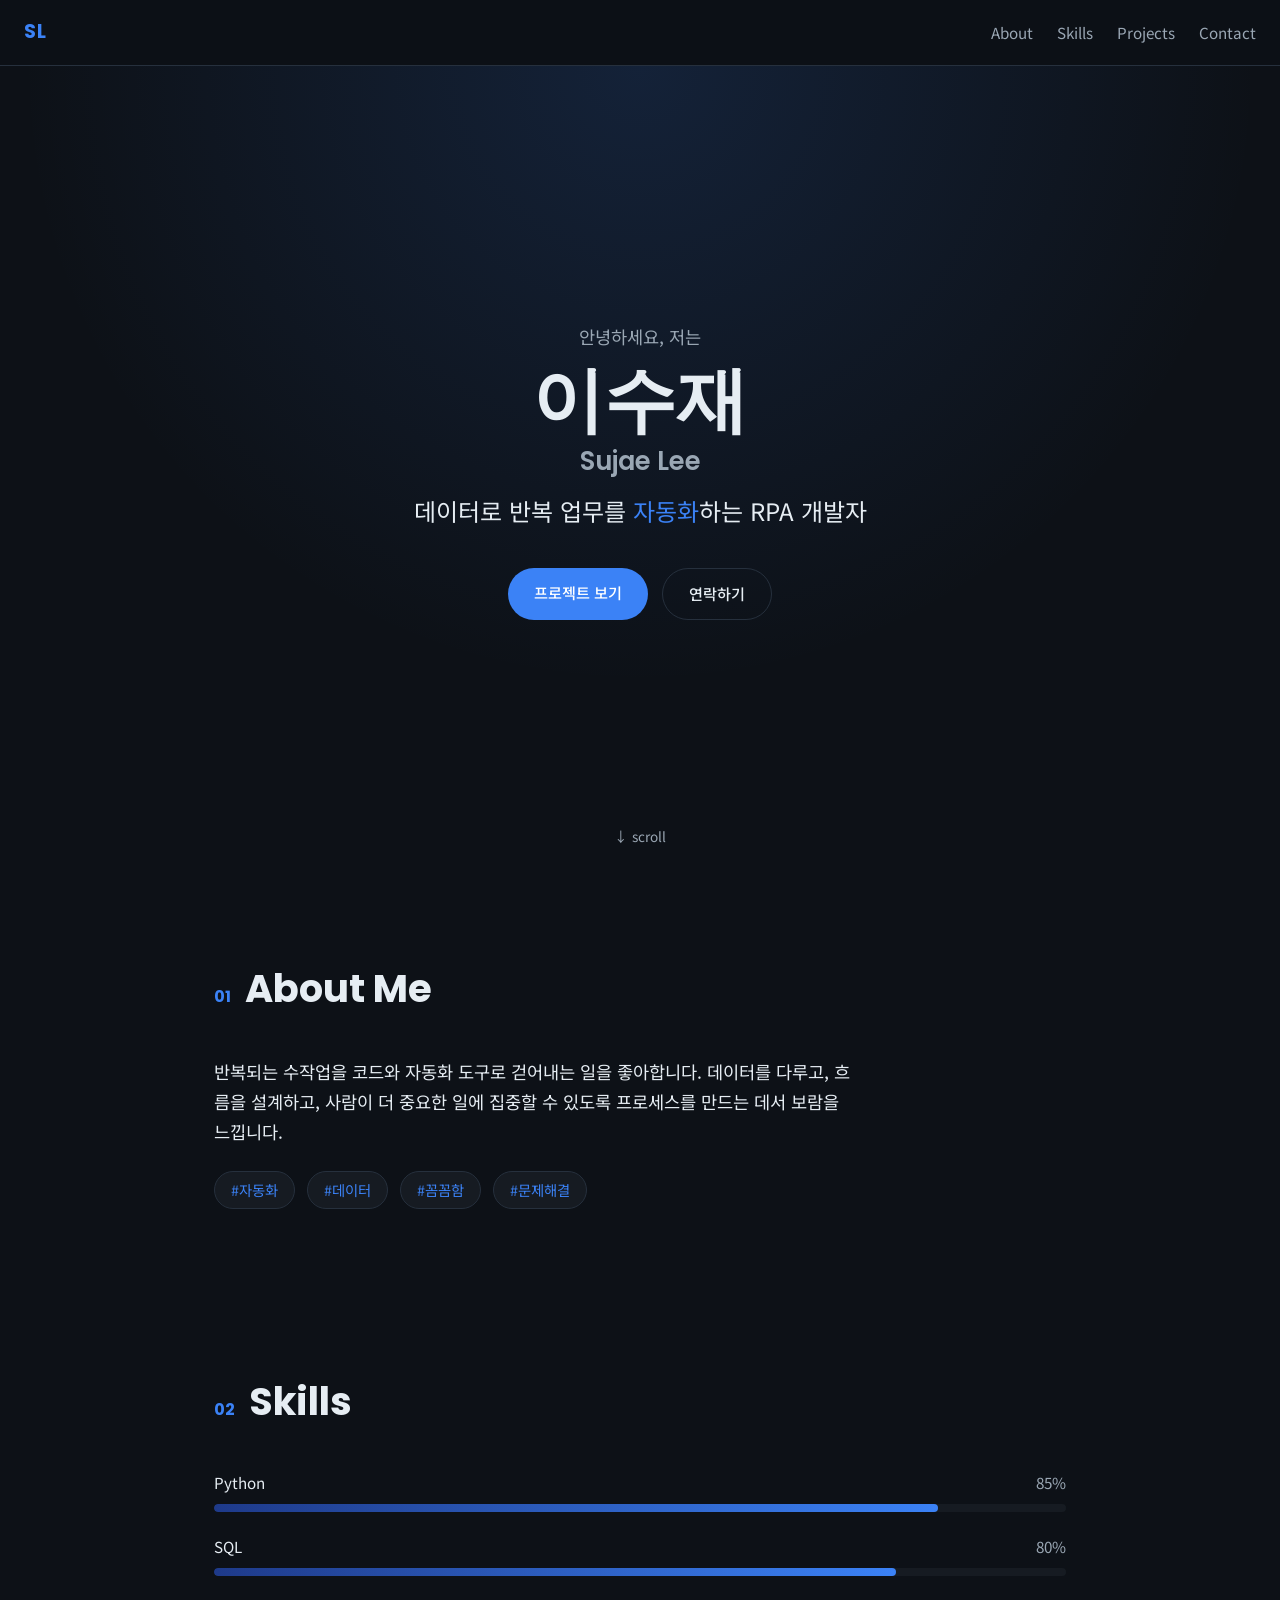
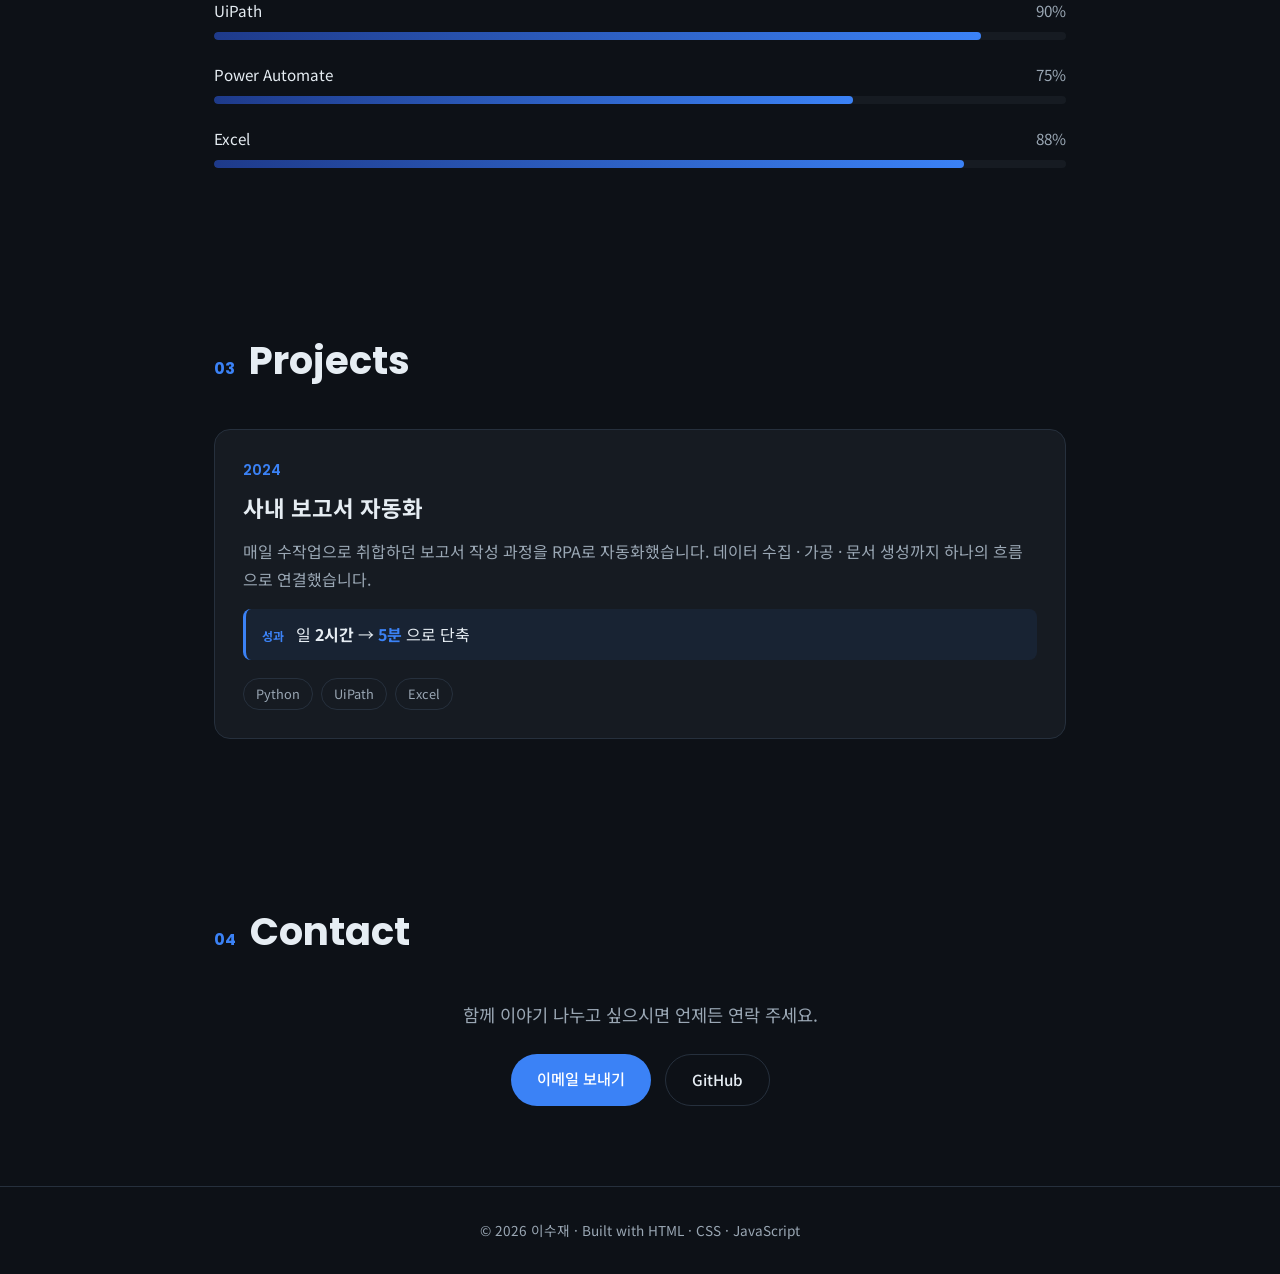
<file: index.html>
<!DOCTYPE html>
<html lang="ko">
<head>
  <meta charset="UTF-8" />
  <meta name="viewport" content="width=device-width, initial-scale=1.0" />
  <title>이수재 | 자기소개</title>
  <meta name="description" content="데이터로 반복 업무를 자동화하는 RPA 개발자 이수재의 자기소개 페이지" />
  <link rel="preconnect" href="https://fonts.googleapis.com" />
  <link rel="preconnect" href="https://fonts.gstatic.com" crossorigin />
  <link href="https://fonts.googleapis.com/css2?family=Noto+Sans+KR:wght@400;500;700&family=Poppins:wght@600;700&display=swap" rel="stylesheet" />
  <link rel="stylesheet" href="style.css" />
</head>
<body>
  <!-- 상단 네비게이션 -->
  <nav class="nav">
    <a href="#hero" class="nav__logo">SL</a>
    <ul class="nav__menu">
      <li><a href="#about">About</a></li>
      <li><a href="#skills">Skills</a></li>
      <li><a href="#projects">Projects</a></li>
      <li><a href="#contact">Contact</a></li>
    </ul>
  </nav>

  <!-- Hero 영역 -->
  <header id="hero" class="hero">
    <div class="hero__inner reveal">
      <p class="hero__hi">안녕하세요, 저는</p>
      <h1 class="hero__name">이수재 <span class="hero__name-en">Sujae Lee</span></h1>
      <p class="hero__tagline">데이터로 반복 업무를 <span class="accent">자동화</span>하는 RPA 개발자</p>
      <div class="hero__actions">
        <a href="#projects" class="btn btn--primary">프로젝트 보기</a>
        <a href="#contact" class="btn btn--ghost">연락하기</a>
      </div>
    </div>
    <div class="hero__scroll">↓ scroll</div>
  </header>

  <main>
    <!-- About -->
    <section id="about" class="section">
      <div class="section__head reveal">
        <span class="section__num">01</span>
        <h2 class="section__title">About Me</h2>
      </div>
      <div class="about reveal">
        <p class="about__text">
          반복되는 수작업을 코드와 자동화 도구로 걷어내는 일을 좋아합니다.
          데이터를 다루고, 흐름을 설계하고, 사람이 더 중요한 일에 집중할 수 있도록
          프로세스를 만드는 데서 보람을 느낍니다.
        </p>
        <ul class="about__keywords">
          <li>#자동화</li>
          <li>#데이터</li>
          <li>#꼼꼼함</li>
          <li>#문제해결</li>
        </ul>
      </div>
    </section>

    <!-- Skills -->
    <section id="skills" class="section">
      <div class="section__head reveal">
        <span class="section__num">02</span>
        <h2 class="section__title">Skills</h2>
      </div>
      <div class="skills reveal">
        <!-- data-level 값(0~100)을 JS가 읽어서 게이지를 채웁니다 -->
        <div class="skill" data-level="85">
          <div class="skill__top"><span>Python</span><span class="skill__pct">85%</span></div>
          <div class="skill__bar"><div class="skill__fill"></div></div>
        </div>
        <div class="skill" data-level="80">
          <div class="skill__top"><span>SQL</span><span class="skill__pct">80%</span></div>
          <div class="skill__bar"><div class="skill__fill"></div></div>
        </div>
        <div class="skill" data-level="90">
          <div class="skill__top"><span>UiPath</span><span class="skill__pct">90%</span></div>
          <div class="skill__bar"><div class="skill__fill"></div></div>
        </div>
        <div class="skill" data-level="75">
          <div class="skill__top"><span>Power Automate</span><span class="skill__pct">75%</span></div>
          <div class="skill__bar"><div class="skill__fill"></div></div>
        </div>
        <div class="skill" data-level="88">
          <div class="skill__top"><span>Excel</span><span class="skill__pct">88%</span></div>
          <div class="skill__bar"><div class="skill__fill"></div></div>
        </div>
      </div>
    </section>

    <!-- Projects -->
    <section id="projects" class="section">
      <div class="section__head reveal">
        <span class="section__num">03</span>
        <h2 class="section__title">Projects</h2>
      </div>
      <div class="projects reveal">
        <article class="card">
          <div class="card__period">2024</div>
          <h3 class="card__title">사내 보고서 자동화</h3>
          <p class="card__desc">
            매일 수작업으로 취합하던 보고서 작성 과정을 RPA로 자동화했습니다.
            데이터 수집 · 가공 · 문서 생성까지 하나의 흐름으로 연결했습니다.
          </p>
          <div class="card__result">
            <span class="card__result-label">성과</span>
            일 <b>2시간</b> → <b class="accent">5분</b> 으로 단축
          </div>
          <div class="card__tags">
            <span>Python</span><span>UiPath</span><span>Excel</span>
          </div>
        </article>
      </div>
    </section>

    <!-- Contact -->
    <section id="contact" class="section">
      <div class="section__head reveal">
        <span class="section__num">04</span>
        <h2 class="section__title">Contact</h2>
      </div>
      <div class="contact reveal">
        <p class="contact__text">함께 이야기 나누고 싶으시면 언제든 연락 주세요.</p>
        <div class="contact__links">
          <a href="mailto:dltnwo206@gmail.com" class="btn btn--primary">이메일 보내기</a>
          <a href="https://github.com/dltnwo206" class="btn btn--ghost" target="_blank" rel="noopener">GitHub</a>
        </div>
      </div>
    </section>
  </main>

  <footer class="footer">
    <p>© <span id="year"></span> 이수재 · Built with HTML · CSS · JavaScript</p>
  </footer>

  <script src="script.js"></script>
</body>
</html>
</file>
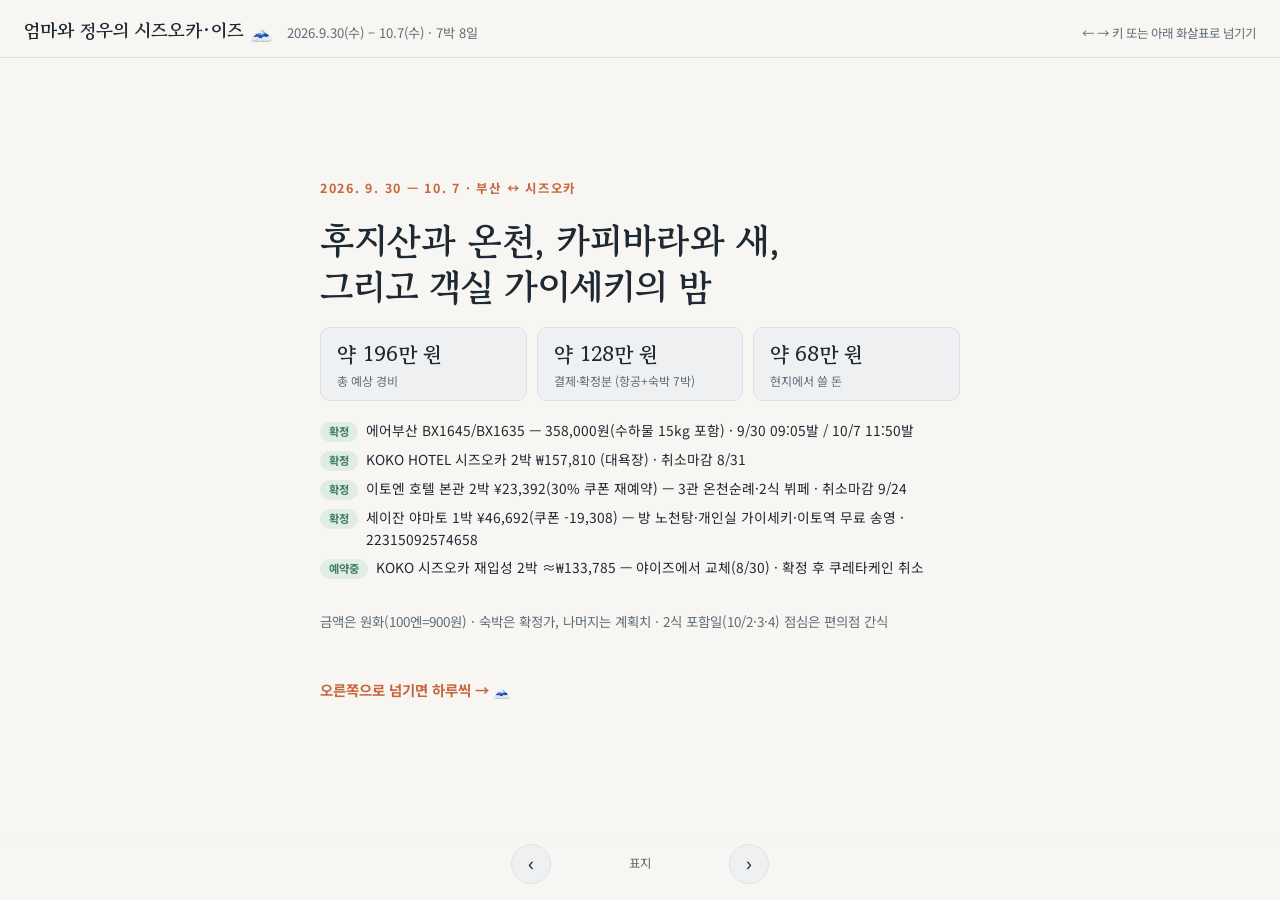
<file: travel-shizuoka-izu.html>
<!DOCTYPE html>
<html lang="ko">
<head>
<meta charset="UTF-8" />
<meta name="viewport" content="width=device-width, initial-scale=1.0" />
<meta name="description" content="2026년 9월 30일 ~ 10월 7일 시즈오카·이즈 7박 8일 여행 일정과 예산" />
<title>엄마와 정우의 시즈오카·이즈</title>
<link rel="stylesheet" href="https://fonts.googleapis.com/css2?family=Gowun+Batang:wght@400;700&family=Noto+Sans+KR:wght@400;500;700&display=swap">
<style>
  :root{
    --paper:#F7F6F2; --card:#EEF0F2; --ink:#1F2933; --sub:#5F6B76;
    --fuji:#3A5A8C; --fuji-soft:#DCE4F2; --onsen:#C8663A; --onsen-soft:#F6E2D6;
    --line:#DDE1E6; --ok:#3F7D5C; --ok-soft:#DFEDE4; --warn:#A85A2C; --free:#7F9A7A;
  }
  @media (prefers-color-scheme: dark){
    :root:not([data-theme="light"]){
      --paper:#16191E; --card:#20252C; --ink:#E8EAEE; --sub:#9AA4AF;
      --fuji:#8FB0E0; --fuji-soft:#22324A; --onsen:#E08A5C; --onsen-soft:#3B2A22;
      --line:#313843; --ok:#86BC9E; --ok-soft:#213129; --warn:#E5A277; --free:#9BB89A;
    }
  }
  :root[data-theme="dark"]{
    --paper:#16191E; --card:#20252C; --ink:#E8EAEE; --sub:#9AA4AF;
    --fuji:#8FB0E0; --fuji-soft:#22324A; --onsen:#E08A5C; --onsen-soft:#3B2A22;
    --line:#313843; --ok:#86BC9E; --ok-soft:#213129; --warn:#E5A277; --free:#9BB89A;
  }
  *{box-sizing:border-box}
  html,body{height:100%}
  body{background:var(--paper); color:var(--ink); margin:0;
    font-family:'Noto Sans KR',-apple-system,'Malgun Gothic',sans-serif; line-height:1.6;
    display:flex; flex-direction:column; overflow:hidden}
  h1,h2,h3{font-family:'Gowun Batang','Noto Sans KR',serif; text-wrap:balance; margin:0}
  .sub{color:var(--sub)} .mono{font-variant-numeric:tabular-nums}
  .topbar{flex:0 0 auto; display:flex; align-items:baseline; gap:14px; flex-wrap:wrap; padding:16px 24px 12px; border-bottom:1px solid var(--line)}
  .topbar h1{font-size:1.15rem}
  .topbar .range{font-size:.82rem; color:var(--sub); font-variant-numeric:tabular-nums}
  .topbar .hint{margin-left:auto; font-size:.78rem; color:var(--sub)}
  .deck{flex:1 1 auto; display:flex; overflow-x:auto; overflow-y:hidden; scroll-snap-type:x mandatory; scroll-behavior:smooth}
  @media (prefers-reduced-motion: reduce){ .deck{scroll-behavior:auto} }
  .page{flex:0 0 100%; scroll-snap-align:start; overflow-y:auto; padding:26px 24px 90px; display:flex; justify-content:center}
  .page-inner{width:100%; max-width:780px; display:flex; flex-direction:column; gap:18px}
  .day-head{display:flex; align-items:flex-end; gap:14px; flex-wrap:wrap; border-bottom:2px solid var(--onsen); padding-bottom:12px}
  .day-head .dn{font-family:'Gowun Batang',serif; font-size:2rem; font-weight:700; color:var(--fuji); line-height:1; font-variant-numeric:tabular-nums}
  .day-head .dw{font-size:.8rem; font-weight:700; color:var(--fuji)}
  .day-head h2{font-size:1.3rem; flex:1; min-width:200px}
  .day-sum{display:grid; grid-template-columns:auto auto; gap:2px 16px; background:var(--onsen-soft); border-radius:10px; padding:9px 15px; font-size:.8rem; align-content:center}
  .day-sum span{color:var(--sub)}
  .day-sum b{text-align:right; font-variant-numeric:tabular-nums; white-space:nowrap}
  .day-sum .tt{border-top:1.5px solid var(--warn); padding-top:3px; margin-top:2px; color:var(--warn); font-weight:700}
  .tl{display:flex; flex-direction:column}
  .row{display:grid; grid-template-columns:64px 1fr 112px; gap:12px; padding:9px 4px; border-bottom:1px solid var(--line); font-size:.92rem; align-items:baseline}
  .row .t{font-weight:700; color:var(--fuji); font-variant-numeric:tabular-nums; font-size:.85rem}
  .row .a .d{display:block; font-size:.8rem; color:var(--sub)}
  .row .c{text-align:right; font-variant-numeric:tabular-nums; white-space:nowrap; font-size:.88rem}
  .row .c.free{color:var(--free)} .row .c.paid{color:var(--sub); font-size:.78rem}
  .row.hl{background:var(--onsen-soft); border-radius:8px; border-bottom-color:transparent}
  .mission{font-size:.84rem; color:var(--warn); background:var(--onsen-soft); border-radius:8px; padding:8px 14px}
  .tip{font-size:.82rem; color:var(--sub); background:var(--card); border:1px solid var(--line); border-radius:8px; padding:8px 14px}
  .cover{justify-content:center}
  .cover-inner{max-width:640px; display:flex; flex-direction:column; gap:18px; margin:auto 0}
  .eyebrow{color:var(--onsen); font-size:.78rem; font-weight:700; letter-spacing:.14em}
  .cover h2{font-size:2.3rem; line-height:1.25}
  .stats{display:flex; flex-wrap:wrap; gap:10px}
  .stat{background:var(--card); border:1px solid var(--line); border-radius:10px; padding:10px 16px; flex:1; min-width:130px}
  .stat .v{font-family:'Gowun Batang',serif; font-size:1.3rem; font-weight:700; font-variant-numeric:tabular-nums}
  .stat .k{font-size:.75rem; color:var(--sub)}
  .booked{font-size:.86rem; display:flex; flex-direction:column; gap:6px}
  .booked div{display:flex; gap:8px; align-items:baseline}
  .pill{font-size:.7rem; font-weight:700; border-radius:999px; padding:1px 9px; background:var(--ok-soft); color:var(--ok); white-space:nowrap}
  .swipe-cue{color:var(--onsen); font-weight:700; font-size:.9rem}
  table{border-collapse:collapse; width:100%; font-size:.9rem}
  th{font-size:.75rem; color:var(--sub); text-align:left; font-weight:700}
  th,td{padding:8px 8px; border-bottom:1px solid var(--line)}
  td.num{text-align:right; font-variant-numeric:tabular-nums; white-space:nowrap}
  tr.sum td{font-weight:700; border-top:2px solid var(--ink); border-bottom:none}
  .nav{position:fixed; left:0; right:0; bottom:0; display:flex; align-items:center; justify-content:center; gap:14px; padding:12px 0 16px; background:linear-gradient(to top, var(--paper) 65%, transparent)}
  .nav button{background:var(--card); color:var(--ink); border:1px solid var(--line); border-radius:999px; width:40px; height:40px; font-size:1.1rem; cursor:pointer}
  .nav button:hover{border-color:var(--onsen); color:var(--onsen)}
  .nav button:focus-visible{outline:2px solid var(--onsen); outline-offset:2px}
  .dot-label{font-size:.78rem; color:var(--sub); min-width:150px; text-align:center; font-variant-numeric:tabular-nums}
  @media (max-width:560px){ .row{grid-template-columns:52px 1fr 92px; gap:8px} .cover h2{font-size:1.7rem} .topbar .hint{display:none} }
</style>
</head>
<body>

<div class="topbar">
  <h1>엄마와 정우의 시즈오카·이즈 🗻</h1>
  <span class="range">2026.9.30(수) – 10.7(수) · 7박 8일</span>
  <span class="hint">← → 키 또는 아래 화살표로 넘기기</span>
</div>

<div class="deck" id="deck" tabindex="0">

  <!-- 0 표지 -->
  <section class="page cover">
    <div class="cover-inner">
      <span class="eyebrow">2026. 9. 30 — 10. 7 · 부산 ↔ 시즈오카</span>
      <h2>후지산과 온천, 카피바라와 새,<br>그리고 객실 가이세키의 밤</h2>
      <div class="stats">
        <div class="stat"><div class="v">약 196만 원</div><div class="k">총 예상 경비</div></div>
        <div class="stat"><div class="v">약 128만 원</div><div class="k">결제·확정분 (항공+숙박 7박)</div></div>
        <div class="stat"><div class="v">약 68만 원</div><div class="k">현지에서 쓸 돈</div></div>
      </div>
      <div class="booked">
        <div><span class="pill">확정</span> 에어부산 BX1645/BX1635 — 358,000원(수하물 15kg 포함) · 9/30 09:05발 / 10/7 11:50발</div>
        <div><span class="pill">확정</span> KOKO HOTEL 시즈오카 2박 ₩157,810 (대욕장) · 취소마감 8/31</div>
        <div><span class="pill">확정</span> 이토엔 호텔 본관 2박 ¥23,392(30% 쿠폰 재예약) — 3관 온천순례·2식 뷔페 · 취소마감 9/24</div>
        <div><span class="pill">확정</span> 세이잔 야마토 1박 ¥46,692(쿠폰 -19,308) — 방 노천탕·개인실 가이세키·이토역 무료 송영 · 22315092574658</div>
        <div><span class="pill">예약중</span> KOKO 시즈오카 재입성 2박 ≈₩133,785 — 야이즈에서 교체(8/30) · 확정 후 쿠레타케인 취소</div>
      </div>
      <p class="sub" style="font-size:.84rem">금액은 원화(100엔=900원) · 숙박은 확정가, 나머지는 계획치 · 2식 포함일(10/2·3·4) 점심은 편의점 간식</p>
      <p class="swipe-cue">오른쪽으로 넘기면 하루씩 → 🗻</p>
    </div>
  </section>

  <!-- Day 1 -->
  <section class="page"><div class="page-inner">
    <div class="day-head"><div><div class="dn">9/30</div><div class="dw">수 · DAY 1</div></div><h2>도착 &amp; 시즈오카 정찰</h2>
      <div class="day-sum"><span>숙박 (KOKO ½)</span><b>78,900원</b><span>식비</span><b>29,700원</b><span>교통·입장 등</span><b>20,700원</b><span class="tt">합계</span><b class="tt">129,600원 + 항공 358,000원</b></div></div>
    <div class="tl">
      <div class="row"><span class="t">09:05</span><span class="a"><b>부산 → 시즈오카</b> BX1645 (10:50 도착)<span class="d">2인 왕복·수하물 15kg 결제완료</span></span><span class="c">358,000원</span></div>
      <div class="row"><span class="t">11:20</span><span class="a"><b>공항버스 → 시즈오카역</b> 약 50분</span><span class="c">~16,200원</span></div>
      <div class="row"><span class="t">12:30</span><span class="a"><b>KOKO에 짐 맡기기 → 점심: 역빌딩 파르셰</b>에서 가볍게<span class="d">호텔은 역 도보 13분·택시 기본요금</span></span><span class="c">~13,500원</span></div>
      <div class="row"><span class="t">14:00</span><span class="a"><b>슨푸성 공원</b> — 도쿠가와 이에야스의 성터, 히가시고몬·야구라 + 상점가 정찰</span><span class="c">~4,500원</span></div>
      <div class="row hl"><span class="t">16:00</span><span class="a"><b>KOKO HOTEL 체크인</b> → 9층 대욕장 + 목욕 후 만화·마사지체어 라운지<span class="d">아고다 1764701558 · 스탠다드 더블(금연)</span></span><span class="c">2박 157,810원</span></div>
      <div class="row"><span class="t">18:00</span><span class="a"><b>저녁: 아오바 오뎅가이(오뎅 골목)</b> — 검은 국물 시즈오카 오뎅<span class="d">저녁 장사(16~17시 개점)라 낮엔 닫혀 있음 — 그래서 저녁에!</span></span><span class="c">~18,000원</span></div>
    </div>
    <div class="mission">✅ 정우 미션 — 시즈오카역 주변 길 외우기 → 내일부터 길 안내 담당</div>
    <div class="tip">💡 아침 비행이라 도착일이 통째로 하루. 정찰 수준으로 가볍게, 저녁은 대욕장+만화 라운지 충전 타임</div>
  </div></section>

  <!-- Day 2 -->
  <section class="page"><div class="page-inner">
    <div class="day-head"><div><div class="dn">10/1</div><div class="dw">목 · DAY 2</div></div><h2>후지노미야 원정 — 센겐타이샤와 시라이토 폭포 🗻</h2>
      <div class="day-sum"><span>숙박 (KOKO ½)</span><b>78,900원</b><span>식비</span><b>36,000원</b><span>교통·입장 등</span><b>39,600원</b><span class="tt">합계</span><b class="tt">약 154,800원</b></div></div>
    <div class="tl">
      <div class="row"><span class="t">08:30</span><span class="a"><b>JR 시즈오카 → 후지 → (미노부선) 후지노미야</b> 약 1시간 10분</span><span class="c">왕복 ~23,400원</span></div>
      <div class="row hl"><span class="t">10:00</span><span class="a"><b>후지산 혼구 센겐타이샤</b> — 후지산 신앙의 총본산, 도장 1호</span><span class="c free">0원</span></div>
      <div class="row"><span class="t">11:00</span><span class="a"><b>후지산 세계유산센터</b> — 거꾸로 후지 건축, 옥상 전망대에서 후지산</span><span class="c">~2,700원</span></div>
      <div class="row"><span class="t">12:30</span><span class="a"><b>점심: 후지노미야 야키소바</b> — B급 그루메 원조 노포</span><span class="c">~13,500원</span></div>
      <div class="row hl"><span class="t">14:00</span><span class="a"><b>시라이토 폭포</b> — 후지노미야역에서 버스 약 30분, 후지산 복류수가 실처럼 쏟아지는 국가지정 명승<span class="d">✅확정 — 선택지가 아니라 오늘의 메인. 돌아오는 버스 시각을 도착하자마자 확인해 둘 것</span></span><span class="c">~13,500원</span></div>
      <div class="row"><span class="t">15:30</span><span class="a"><b>버스로 후지노미야역 복귀</b></span><span class="c free">왕복 포함</span></div>
      <div class="row"><span class="t">17:00</span><span class="a"><b>시즈오카 복귀 + 충전 타임</b> (대욕장·라운지)</span><span class="c free">포함</span></div>
      <div class="row"><span class="t">19:00</span><span class="a"><b>저녁: 사쿠라에비 요리 or 로컬 이자카야</b></span><span class="c">~22,500원</span></div>
    </div>
    <div class="mission">✅ 정우 미션 — 센겐타이샤 도장 1호 + 후지산 최고의 한 컷(사진사 담당) + 시라이토 폭포 물보라 앞 인증샷</div>
    <div class="tip">☔ 비 예보면 Day 1과 스왑 — 후지산은 맑은 날에. ⚠️ 후지→후지노미야 미노부선은 시간당 1~2대, 시라이토 폭포행 버스도 배차가 촘촘하지 않음 — 열차·버스 시각을 아침에 한 번에 확인</div>
  </div></section>

  <!-- Day 3 -->
  <section class="page"><div class="page-inner">
    <div class="day-head"><div><div class="dn">10/2</div><div class="dw">금 · DAY 3</div></div><h2>이토로 이동, 온천 모드 전환 ♨️</h2>
      <div class="day-sum"><span>숙박 (이토엔 ½·2식·쿠폰)</span><b>105,300원</b><span>식비</span><b>7,200원</b><span>교통·입장 등</span><b>30,600원</b><span class="tt">합계</span><b class="tt">약 143,100원</b></div></div>
    <div class="tl">
      <div class="row"><span class="t">09:30</span><span class="a"><b>느긋한 아침 → 10:00 체크아웃</b> → 점심: 시즈오카역 파르셰에서 가볍게</span><span class="c">~13,500원</span></div>
      <div class="row"><span class="t">12:40</span><span class="a"><b>JR 시즈오카 → 아타미 → 이토</b> 약 2시간</span><span class="c">~26,100원</span></div>
      <div class="row hl"><span class="t">15:00</span><span class="a"><b>이토 도착(14:50) → 이토엔 호텔 본관 도착 즉시 체크인</b> → 짐 풀고 온천 1차 입욕 · <b>3관 온천 순례권</b>(본관·마츠카와칸·별관)<span class="d">8/31 트래블러스 30% 쿠폰 재예약 · 재패니즈룸 리버뷰 · 입탕세 300엔/인 현지</span></span><span class="c">2박 210,500원 ✅</span></div>
      <div class="row"><span class="t">16:30</span><span class="a"><b>이토 온천가 산책</b> — 도카이칸(견학 ~17시 접수, 늦으면 외관+D4 밤 라이트업) + 마츠카와 강변</span><span class="c">~4,500원</span></div>
      <div class="row"><span class="t">18:00</span><span class="a"><b>뷔페 저녁 ①</b> — 정우 뷔페 공략법 "3라운드제"(정찰→본식→디저트), 음료·주류 무제한</span><span class="c free">포함</span></div>
    </div>
    <div class="mission">✅ 정우 미션 — 도카이칸 옛 온천여관 탐험 + 뷔페 3라운드 완수</div>
    <div class="tip">💡 이동일은 일정 최소화 — 오후는 온천과 산책만. 예약 건물은 본관(마츠카와칸 아님), 셔틀 시간은 본관 기준 현장 확인</div>
  </div></section>

  <!-- Day 4 -->
  <section class="page"><div class="page-inner">
    <div class="day-head"><div><div class="dn">10/3</div><div class="dw">토 · DAY 4</div></div><h2>이즈고원의 날 — 카피바라와 화산 🌋</h2>
      <div class="day-sum"><span>숙박 (이토엔 ½·2식·쿠폰)</span><b>105,300원</b><span>식비</span><b>7,200원</b><span>교통·입장 등</span><b>60,300원</b><span class="tt">합계</span><b class="tt">약 172,800원</b></div></div>
    <div class="tl">
      <div class="row"><span class="t">09:00</span><span class="a"><b>버스/전철로 이즈고원</b></span><span class="c">왕복 ~13,500원</span></div>
      <div class="row hl"><span class="t">09:30</span><span class="a"><b>이즈 샤보텐 동물공원</b> — 카피바라 온천, 동물 방목 교감<span class="d">토요일 — 개장 직후 입장</span></span><span class="c">36,000원</span></div>
      <div class="row"><span class="t">12:30</span><span class="a"><b>점심: 편의점 간식 가볍게</b> (저녁 뷔페에 배 비워두기)</span><span class="c">~7,200원</span></div>
      <div class="row"><span class="t">14:00</span><span class="a"><b>오무로산 리프트</b> — 분화구 둘레 한 바퀴(약 20분)<span class="d">강풍 시 운휴 → 그란이루미 등 대체</span></span><span class="c">~13,500원</span></div>
      <div class="row"><span class="t">16:00</span><span class="a"><b>이토 복귀 + 온천 2차(마츠카와칸 순례) + 충전 타임</b></span><span class="c free">포함</span></div>
      <div class="row"><span class="t">18:00</span><span class="a"><b>뷔페 저녁 ②</b> — 마지막 뷔페, 베스트 메뉴 랭킹 발표</span><span class="c free">포함</span></div>
      <div class="row hl"><span class="t">20:00</span><span class="a"><b>유카타·게타 차림 온천가 밤 산책 (미니 도고)</b> — 도카이칸 라이트업 → 마츠카와 강변 → 공동욕장 도장(300엔) → 온천 2차</span><span class="c">외탕 2,700원 선택</span></div>
    </div>
    <div class="mission">✅ 정우 미션 — 최애 동물 톱3 랭킹 발표 + 오무로산 분화구 한 바퀴 완주 인증샷</div>
  </div></section>

  <!-- Day 5 -->
  <section class="page"><div class="page-inner">
    <div class="day-head"><div><div class="dn">10/4</div><div class="dw">일 · DAY 5</div></div><h2>조가사키 절벽 → ⭐ 세이잔 야마토, 우리 방 노천탕의 밤 ♨️</h2>
      <div class="day-sum"><span>숙박 (세이잔 2식·쿠폰)</span><b>420,200원 ✅</b><span>식비</span><b>7,200원</b><span>교통·입장 등</span><b>17,100원</b><span class="tt">합계</span><b class="tt">약 444,500원</b></div></div>
    <div class="tl">
      <div class="row"><span class="t">09:00</span><span class="a"><b>이토엔 체크아웃 → 셔틀/도보로 이토역</b> → 짐은 역 코인로커 → 이즈큐 전철로 조가사키<span class="d">이토엔 공식 체크아웃은 11:00이지만, 조가사키 시간을 벌려고 일부러 일찍 나섬</span></span><span class="c">~17,100원</span></div>
      <div class="row hl"><span class="t">10:00</span><span class="a"><b>조가사키 해안</b> — 용암 절벽 위 가도와키 현수교(48m·높이 23m) 건너기 + 등대</span><span class="c free">0원</span></div>
      <div class="row"><span class="t">12:30</span><span class="a"><b>점심: 편의점 간단히</b> (저녁 가이세키 대비)<span class="d">⚠️조가사키카이간역 주변엔 가게가 거의 없음 — 점심거리는 이토역에서 미리 사서 출발</span></span><span class="c">~7,200원</span></div>
      <div class="row"><span class="t">13:40</span><span class="a"><b>이토역 복귀 → 코인로커에서 짐 찾기</b> — 14:00 송영버스 전에 여유 두기</span><span class="c free">—</span></div>
      <div class="row hl"><span class="t">14:00</span><span class="a"><b>이토역 개찰구 앞 "아오야마 야마토" 초록 깃발 → 무료 송영버스(약 10분) → 14:10 도착, 바로 체크인(정우 담당)</b><span class="d">✅예약서 확인: 체크인 <b>14:00~17:00</b> / 체크아웃 11:00 · 개시 직후 도착으로 잡음(기존 14:30) · 송영 13:30~17:30 매 30분·예약 불필요라 앞당겨 타도 무방 — 다만 예약 특별요청란에는 "14:30 버스 이용 예정"으로 적혀 있으니 참고 · 예약번호 22315092574658(예약자 JANG HANSOL) · 버스 출발 5분 전부터 초록 깃발이 개찰구 앞에 섬</span></span><span class="c">420,200원 ✅</span></div>
      <div class="row"><span class="t">14:30</span><span class="a"><b>객실 전용 노천탕 개시!</b> — 12.5다다미 방에 딸린 우리만의 온천(재패니즈룸·마운틴뷰·금연, 20.25㎡)<span class="d">기존 15:30 → 14:30, 저녁 가이세키까지 온천 시간 3시간 30분</span></span><span class="c free">포함</span></div>
      <div class="row hl"><span class="t">18:00</span><span class="a"><b>개인실 가이세키 (가을 오미타테 10품)</b> — 요리별 정우 별점, 최고의 한 접시 발표. 정우는 성인 코스라 남겨도 OK</span><span class="c free">포함</span></div>
      <div class="row"><span class="t">20:00</span><span class="a"><b>방 노천탕 2차 + 다다미 뒹굴기</b> — 유카타 밤 산책은 어제 이토엔 밤에 완료</span><span class="c free">포함</span></div>
    </div>
    <div class="mission">✅ 정우 미션 — 현수교 완주 인증 · 료칸 체크인 담당 · 가이세키 별점 심사위원</div>
    <div class="tip">💡 1910년 창업 자가원천 노포. 일요일 밤이라 한산. 마쓰야마 도고칸의 밤이 여기서 부활 — <b>입탕세 ¥300/인은 예약가 불포함, 체크인 시 현지 결제</b>(예약서 확인) · 숙박 인원은 성인 2명으로 등록, 9세 동반은 특별요청란에 기재됨</div>
  </div></section>

  <!-- Day 6 -->
  <section class="page"><div class="page-inner">
    <div class="day-head"><div><div class="dn">10/5</div><div class="dw">월 · DAY 6</div></div><h2>아침 노천탕 → 시즈오카 이동, 쇼핑의 오후 🛍️</h2>
      <div class="day-sum"><span>숙박 (KOKO② ½)</span><b>66,900원</b><span>식비</span><b>36,000원</b><span>교통·입장 등</span><b>49,500원</b><span class="tt">합계</span><b class="tt">약 152,400원</b></div></div>
    <div class="tl">
      <div class="row"><span class="t">08:00</span><span class="a"><b>료칸 조식(개인실)</b></span><span class="c free">포함</span></div>
      <div class="row hl"><span class="t">09:00</span><span class="a"><b>방 노천탕 아침 목욕 — 체크아웃까지 2시간 통째로</b><span class="d">✅공식 체크아웃은 11:00. 기존 계획의 10:00은 오기였고, 그만큼 노천탕 시간을 버리고 있었음</span></span><span class="c free">포함</span></div>
      <div class="row hl"><span class="t">11:00</span><span class="a"><b>체크아웃 → 11:10 무료 송영버스 → 11:20 이토역</b><span class="d">✅배웅 송영 8:20 / 9:10~12:10 매시 10분·40분 운행 — 짐 들고 15~20분 걸어 내려갈 필요 없음</span></span><span class="c free">0원</span></div>
      <div class="row"><span class="t">11:30</span><span class="a"><b>JR 이토 → 아타미 → 시즈오카</b> 약 2시간 (아타미역 에키벤 구경)</span><span class="c">~36,000원</span></div>
      <div class="row"><span class="t">12:30</span><span class="a"><b>점심: 아타미역 에키벤 or 차내에서</b></span><span class="c">~18,000원</span></div>
      <div class="row"><span class="t">13:30</span><span class="a"><b>시즈오카 도착 → KOKO에 짐 맡기기</b><span class="d">10/5~7 2박 재예약(≈₩133,785) · 확정 후 쿠레타케인 취소</span></span><span class="c">2박 ≈133,800원</span></div>
      <div class="row hl"><span class="t">14:30</span><span class="a"><b>스탠다드 프로덕츠 케야키플라자점</b> — 다이소+Standard Products+THREEPPY 복합 1,200㎡, 현내 최대급<span class="d">역 도보 7분 · 선물·잡화 1차 쇼핑</span></span><span class="c">선물 예산 內</span></div>
      <div class="row hl"><span class="t">16:00</span><span class="a"><b>홉비스퀘어</b> — 프라모델의 수도 시즈오카, 무료 전시 → 마음에 들면 키트 하나</span><span class="c">키트 ~13,500원</span></div>
      <div class="row"><span class="t">17:00</span><span class="a"><b>KOKO 재체크인 + 충전 타임</b> — 익숙한 대욕장·만화라운지, 방에서 프라모델 조립</span><span class="c free">포함</span></div>
      <div class="row"><span class="t">19:00</span><span class="a"><b>저녁: 역 주변 가볍게 + 무료 차즈케</b></span><span class="c">~18,000원</span></div>
    </div>
    <div class="mission">✅ 정우 미션 — 송영버스 시각 챙기기 + 프라모델 키트 고르기</div>
    <div class="tip">💡 짐 있고 피곤한 이동일이라 멀리 안 나가고 역 주변 쇼핑으로. 체크아웃 11시 + 송영버스로 어제 계획보다 아침이 1시간 넉넉해짐</div>
  </div></section>

  <!-- Day 7 -->
  <section class="page"><div class="page-inner">
    <div class="day-head"><div><div class="dn">10/6</div><div class="dw">화 · DAY 7</div></div><h2>시미즈 — 마루코와 참치, 통째로 하루 🐟</h2>
      <div class="day-sum"><span>숙박 (KOKO② ½)</span><b>66,900원</b><span>식비</span><b>67,500원</b><span>교통·입장 등</span><b>18,000원</b><span class="tt">합계</span><b class="tt">약 152,400원</b></div></div>
    <div class="tl">
      <div class="row"><span class="t">08:00</span><span class="a"><b>아침</b> (역 카페·편의점 모닝 ※KOKO 차즈케는 밤 야식 서비스)</span><span class="c">~9,000원</span></div>
      <div class="row"><span class="t">09:00</span><span class="a"><b>JR 시즈오카 → 시미즈</b> 약 11분</span><span class="c">왕복 포함</span></div>
      <div class="row hl"><span class="t">09:30</span><span class="a"><b>카시노이치(河岸の市) — 어시장 구경</b><span class="d">⚠️정기휴일 수요일 — 화요일인 오늘은 영업. 점포별 영업시간이 제각각이라 낮 장사 위주, 오전에 가는 게 안전</span></span><span class="c free">0원</span></div>
      <div class="row hl"><span class="t">11:00</span><span class="a"><b>이른 점심: 마구로 덮밥</b> — 참치 양륙량 일본 1위 항구, 붐비기 전에<span class="d">✅기존엔 오후 1시 도착이라 마감 위험이 있었음</span></span><span class="c">~36,000원</span></div>
      <div class="row hl"><span class="t">12:30</span><span class="a"><b>에스파루스 드림플라자 — 치비마루코짱 랜드 · 관람차</b><span class="d">시미즈는 마루코의 고향 · 관람차에서 후지산 찾기</span></span><span class="c">~18,000원</span></div>
      <div class="row"><span class="t">15:30</span><span class="a"><b>시즈오카 복귀 → 충전 타임</b> — 대욕장 + 만화라운지 + 프라모델 마무리</span><span class="c free">포함</span></div>
      <div class="row hl"><span class="t">18:30</span><span class="a"><b>아오바 오뎅골목 재방문 + 여행 결산의 밤</b> — 첫날 최애 집으로, 미션 발표회</span><span class="c">~22,500원</span></div>
      <div class="row"><span class="t">20:00</span><span class="a"><b>돈키호테 료가에초점</b> — 오뎅골목 바로 옆 구역, 새벽 3시까지<span class="d">과자·잡화 마무리 쇼핑 · 수하물 15kg 한도 기억!</span></span><span class="c">선물 예산 內</span></div>
    </div>
    <div class="mission">✅ 정우 미션 — 카시노이치에서 엄마가 먹을 회 고르기 + 결산 발표회 사회</div>
    <div class="tip">💡 시미즈에 온전한 하루를 줘서 오전 어시장부터 여유. 짐 정리·수하물 15kg 체크는 오늘 밤에. 슨푸성은 D1에 이미 다녀왔고, 카초엔은 왕복 2시간이 아까워 제외(8/30)</div>
  </div></section>

  <!-- Day 8 -->
  <section class="page"><div class="page-inner">
    <div class="day-head"><div><div class="dn">10/7</div><div class="dw">수 · DAY 8</div></div><h2>선물 미션 &amp; 귀국</h2>
      <div class="day-sum"><span>숙박</span><b>—</b><span>식비</span><b>9,000원</b><span>교통·선물 등</span><b>88,200원</b><span class="tt">합계</span><b class="tt">약 97,200원</b></div></div>
    <div class="tl">
      <div class="row"><span class="t">07:30</span><span class="a"><b>간단 아침(전날 사둔 빵·편의점) → 08:30 체크아웃</b> → 평지 도보 13분 시즈오카역</span><span class="c">~4,500원</span></div>
      <div class="row"><span class="t">09:00</span><span class="a"><b>시즈오카역 공항버스</b>(시즈테츠) 약 50~55분 → 10:00경 공항<span class="d">아침 출발 시각은 전날 시각표 확인(대략 1시간 간격) · 놓치면 다음 편, 최후엔 택시</span></span><span class="c">~16,200원</span></div>
      <div class="row hl"><span class="t">10:00</span><span class="a"><b>선물 미션 — 예산 전권 위임</b>(공항 매장: 우나기파이·시즈오카 녹차·후지산 굿즈)</span><span class="c">72,000원</span></div>
      <div class="row"><span class="t">10:30</span><span class="a"><b>수속 + 공항 간식</b></span><span class="c">~9,000원</span></div>
      <div class="row"><span class="t">11:50</span><span class="a"><b>시즈오카 → 부산</b> BX1635 (14:00 도착)</span><span class="c paid">왕복 요금 포함</span></div>
    </div>
    <div class="mission">✅ 정우 미션 — 아빠·지우 형 선물 내 눈으로 고르기 → 귀가 후 직접 전달</div>
    <div class="tip">💡 시즈오카역 직행 버스라 아침이 여유로움 — 공항에서 선물 미션·전망대. 낮 비행이라 부산 14:00 도착, 저녁 전에 귀가</div>
  </div></section>

  <!-- 예산 총괄 -->
  <section class="page"><div class="page-inner">
    <div class="day-head"><div><div class="dn">💰</div><div class="dw">SUMMARY</div></div><h2>예산 총괄</h2><div class="day-sum"><span class="tt">총 예상</span><b class="tt">약 1,957,100원</b></div></div>
    <table>
      <tr><th>항목</th><th style="text-align:right">금액 (원)</th><th>비고</th></tr>
      <tr><td>항공 (2인 왕복 + 수하물)</td><td class="num">358,000</td><td class="sub">✅ 결제 완료</td></tr>
      <tr><td>숙박 7박</td><td class="num">922,300</td><td class="sub">KOKO① 157,810 + 이토엔 210,500 ✅ + 세이잔 야마토 420,200 ✅ + KOKO② ≈133,785 — 트래블러스 쿠폰 2건 -27만</td></tr>
      <tr><td>식비</td><td class="num">199,800</td><td class="sub">2식 포함 3일 점심은 편의점, 조식 포함 2일</td></tr>
      <tr><td>교통·입장</td><td class="num">252,000</td><td class="sub">공항버스·JR·샤보텐·시미즈 등 — 택시 없음(버스·전철·도보). 일자별 표의 교통·선물 324,000에서 정우 선물 72,000 제외</td></tr>
      <tr><td>선물</td><td class="num">144,000</td><td class="sub">정우 전권 7.2만 + 엄마 몫 7.2만</td></tr>
      <tr><td>예비비</td><td class="num">81,000</td><td class="sub">우천·지각 시 택시 전환, 입탕세 등</td></tr>
      <tr class="sum"><td>합계</td><td class="num">약 1,957,100원</td><td class="sub">계획환율 100엔=900원</td></tr>
    </table>
    <div class="scroll" style="overflow-x:auto">
    <table>
      <tr><th>일자별 (원)</th><th style="text-align:right">숙박</th><th style="text-align:right">식비</th><th style="text-align:right">교통·입장 등</th><th style="text-align:right">합계</th></tr>
      <tr><td>D1 도착</td><td class="num">78,900</td><td class="num">29,700</td><td class="num">20,700</td><td class="num">129,600<br><span class="sub">+ 항공 358,000</span></td></tr>
      <tr><td>D2 후지노미야</td><td class="num">78,900</td><td class="num">36,000</td><td class="num">39,600</td><td class="num">154,800</td></tr>
      <tr><td>D3 이토 이동</td><td class="num">105,300</td><td class="num">7,200</td><td class="num">30,600</td><td class="num">143,100</td></tr>
      <tr><td>D4 샤보텐·오무로산</td><td class="num">105,300</td><td class="num">7,200</td><td class="num">60,300</td><td class="num">172,800</td></tr>
      <tr><td>D5 조가사키·세이잔 야마토</td><td class="num">420,200</td><td class="num">7,200</td><td class="num">17,100</td><td class="num">444,500</td></tr>
      <tr><td>D6 이동·시즈오카 쇼핑</td><td class="num">66,900</td><td class="num">36,000</td><td class="num">49,500</td><td class="num">152,400</td></tr>
      <tr><td>D7 시미즈</td><td class="num">66,900</td><td class="num">67,500</td><td class="num">18,000</td><td class="num">152,400</td></tr>
      <tr><td>D8 귀국</td><td class="num">—</td><td class="num">9,000</td><td class="num">88,200</td><td class="num">97,200</td></tr>
      <tr class="sum"><td>합계</td><td class="num">922,300</td><td class="num">199,800</td><td class="num">324,000</td><td class="num">1,446,100<br><span class="sub">+ 항공 358,000 = 1,804,100</span></td></tr>
    </table>
    </div>
    <p class="sub" style="font-size:.78rem; margin:4px 0 0">선물은 D8에 정우 몫 72,000만 계상 · 엄마 몫 72,000과 예비비 81,000은 총괄에만 포함 → 1,804,100 + 72,000 + 81,000 ≈ 약 196만 (KOKO② 결제액 확정 시 갱신) · 일자별 합계를 각 행 금액과 맞추면서 기존 D6·D7 합계가 행 합계보다 22,500원 적게 잡혀 있던 것을 바로잡음</p>
    <div class="tip">💳 취소마감 캘린더 — <b>8/31</b> KOKO①(이후 100%) → <b>9/24</b> 이토엔 → <b>9/26</b> 세이잔 야마토(취소는 예약한 친구 계정에서만) → <b>KOKO②</b> 예약 시 확인. ✅ 요키칸 취소 완료(8/31, ¥39,204 환불 대기) · ⚠️ 남은 정리: 구 이토엔(22315092383731) 취소 · 쿠레타케인 취소(KOKO② 확정 후)</div>
    <div class="tip">💴 현지 결제 — 입탕세(이토엔·세이잔 야마토 1인 1박 300엔)는 현금 · 카드 단말기의 "원화로 결제?"는 항상 거절(JPY 선택) · 편의점·소액은 트래블카드</div>
  </div></section>

</div>

<div class="nav">
  <button id="prev" aria-label="이전 페이지">‹</button>
  <span class="dot-label" id="dotLabel"></span>
  <button id="next" aria-label="다음 페이지">›</button>
</div>

<script>
  const deck=document.getElementById('deck');
  const pages=[...deck.querySelectorAll('.page')];
  const labels=['표지','Day 1 · 9/30','Day 2 · 10/1','Day 3 · 10/2','Day 4 · 10/3','Day 5 · 10/4','Day 6 · 10/5','Day 7 · 10/6','Day 8 · 10/7','예산 총괄'];
  const dotLabel=document.getElementById('dotLabel');
  function cur(){return Math.round(deck.scrollLeft/deck.clientWidth);}
  function go(i){i=Math.max(0,Math.min(pages.length-1,i)); deck.scrollTo({left:i*deck.clientWidth, behavior: matchMedia('(prefers-reduced-motion: reduce)').matches?'auto':'smooth'});}
  function sync(){dotLabel.textContent=labels[cur()]||'';}
  deck.addEventListener('scroll',()=>requestAnimationFrame(sync));
  document.getElementById('prev').addEventListener('click',()=>go(cur()-1));
  document.getElementById('next').addEventListener('click',()=>go(cur()+1));
  window.addEventListener('keydown',e=>{ if(e.key==='ArrowRight'){go(cur()+1); e.preventDefault();} if(e.key==='ArrowLeft'){go(cur()-1); e.preventDefault();} });
  window.addEventListener('resize',()=>go(cur()));
  sync();
</script>

</body>
</html>
</file>
<file: style.css>
/* ===== 기본 설정 & 색상 변수 ===== */
:root {
  --bg: #0d1117;          /* 배경 (다크) */
  --bg-soft: #161b22;     /* 카드/섹션 배경 */
  --line: #26303d;        /* 경계선 */
  --text: #e6edf3;        /* 기본 글자 */
  --text-dim: #9aa7b4;    /* 흐린 글자 */
  --accent: #3b82f6;      /* 파란색 포인트 */
  --accent-soft: #1e3a8a;
  --radius: 16px;
  --max: 900px;
}

* { margin: 0; padding: 0; box-sizing: border-box; }

html { scroll-behavior: smooth; }

body {
  font-family: "Noto Sans KR", sans-serif;
  background: var(--bg);
  color: var(--text);
  line-height: 1.7;
  -webkit-font-smoothing: antialiased;
}

.accent { color: var(--accent); }

/* ===== 네비게이션 ===== */
.nav {
  position: sticky;
  top: 0;
  z-index: 100;
  display: flex;
  justify-content: space-between;
  align-items: center;
  padding: 16px 24px;
  background: rgba(13, 17, 23, 0.8);
  backdrop-filter: blur(10px);
  border-bottom: 1px solid var(--line);
}
.nav__logo {
  font-family: "Poppins", sans-serif;
  font-weight: 700;
  font-size: 1.2rem;
  color: var(--accent);
  text-decoration: none;
  letter-spacing: 1px;
}
.nav__menu {
  display: flex;
  gap: 24px;
  list-style: none;
}
.nav__menu a {
  color: var(--text-dim);
  text-decoration: none;
  font-size: 0.95rem;
  transition: color 0.2s;
}
.nav__menu a:hover { color: var(--text); }

/* ===== Hero ===== */
.hero {
  min-height: 90vh;
  display: flex;
  flex-direction: column;
  justify-content: center;
  align-items: center;
  text-align: center;
  padding: 40px 24px;
  position: relative;
  background:
    radial-gradient(circle at 50% 0%, rgba(59, 130, 246, 0.15), transparent 60%);
}
.hero__hi { color: var(--text-dim); font-size: 1.1rem; margin-bottom: 8px; }
.hero__name {
  font-family: "Poppins", sans-serif;
  font-size: clamp(2.5rem, 8vw, 4.5rem);
  line-height: 1.1;
  margin-bottom: 16px;
}
.hero__name-en {
  display: block;
  font-size: clamp(1rem, 3vw, 1.6rem);
  color: var(--text-dim);
  font-weight: 600;
  margin-top: 8px;
}
.hero__tagline {
  font-size: clamp(1.1rem, 3.5vw, 1.5rem);
  color: var(--text);
  max-width: 600px;
}
.hero__actions {
  margin-top: 36px;
  display: flex;
  gap: 14px;
  flex-wrap: wrap;
  justify-content: center;
}
.hero__scroll {
  position: absolute;
  bottom: 28px;
  color: var(--text-dim);
  font-size: 0.85rem;
  animation: bob 1.8s ease-in-out infinite;
}
@keyframes bob {
  0%, 100% { transform: translateY(0); opacity: 0.6; }
  50% { transform: translateY(6px); opacity: 1; }
}

/* ===== 버튼 ===== */
.btn {
  display: inline-block;
  padding: 12px 26px;
  border-radius: 999px;
  font-weight: 500;
  text-decoration: none;
  font-size: 0.95rem;
  transition: transform 0.15s, background 0.2s, border-color 0.2s;
}
.btn:hover { transform: translateY(-2px); }
.btn--primary {
  background: var(--accent);
  color: #fff;
}
.btn--primary:hover { background: #2f6fe0; }
.btn--ghost {
  border: 1px solid var(--line);
  color: var(--text);
}
.btn--ghost:hover { border-color: var(--accent); color: var(--accent); }

/* ===== 섹션 공통 ===== */
.section {
  max-width: var(--max);
  margin: 0 auto;
  padding: 80px 24px;
}
.section__head {
  display: flex;
  align-items: baseline;
  gap: 14px;
  margin-bottom: 36px;
}
.section__num {
  font-family: "Poppins", sans-serif;
  color: var(--accent);
  font-weight: 700;
}
.section__title {
  font-family: "Poppins", sans-serif;
  font-size: clamp(1.6rem, 5vw, 2.4rem);
}

/* ===== About ===== */
.about__text { font-size: 1.1rem; color: var(--text); max-width: 640px; }
.about__keywords {
  display: flex;
  flex-wrap: wrap;
  gap: 12px;
  margin-top: 24px;
  list-style: none;
}
.about__keywords li {
  background: var(--bg-soft);
  border: 1px solid var(--line);
  color: var(--accent);
  padding: 6px 16px;
  border-radius: 999px;
  font-size: 0.9rem;
}

/* ===== Skills ===== */
.skills { display: grid; gap: 22px; }
.skill__top {
  display: flex;
  justify-content: space-between;
  margin-bottom: 8px;
  font-size: 0.95rem;
}
.skill__pct { color: var(--text-dim); }
.skill__bar {
  height: 8px;
  background: var(--bg-soft);
  border-radius: 999px;
  overflow: hidden;
}
.skill__fill {
  height: 100%;
  width: 0;                 /* JS가 data-level 값으로 채웁니다 */
  background: linear-gradient(90deg, var(--accent-soft), var(--accent));
  border-radius: 999px;
  transition: width 1.1s cubic-bezier(0.2, 0.8, 0.2, 1);
}

/* ===== Projects ===== */
.projects { display: grid; gap: 24px; }
.card {
  background: var(--bg-soft);
  border: 1px solid var(--line);
  border-radius: var(--radius);
  padding: 28px;
  transition: transform 0.2s, border-color 0.2s;
}
.card:hover { transform: translateY(-4px); border-color: var(--accent); }
.card__period {
  color: var(--accent);
  font-family: "Poppins", sans-serif;
  font-weight: 600;
  font-size: 0.9rem;
}
.card__title { font-size: 1.4rem; margin: 6px 0 12px; }
.card__desc { color: var(--text-dim); }
.card__result {
  margin-top: 16px;
  padding: 12px 16px;
  background: rgba(59, 130, 246, 0.08);
  border-left: 3px solid var(--accent);
  border-radius: 8px;
}
.card__result-label {
  display: inline-block;
  font-size: 0.75rem;
  color: var(--accent);
  margin-right: 8px;
  font-weight: 700;
}
.card__tags {
  display: flex;
  gap: 8px;
  margin-top: 18px;
  flex-wrap: wrap;
}
.card__tags span {
  font-size: 0.8rem;
  color: var(--text-dim);
  border: 1px solid var(--line);
  padding: 4px 12px;
  border-radius: 999px;
}

/* ===== Contact ===== */
.contact { text-align: center; }
.contact__text { color: var(--text-dim); margin-bottom: 24px; font-size: 1.1rem; }
.contact__links { display: flex; gap: 14px; justify-content: center; flex-wrap: wrap; }

/* ===== Footer ===== */
.footer {
  text-align: center;
  padding: 32px 24px;
  color: var(--text-dim);
  font-size: 0.85rem;
  border-top: 1px solid var(--line);
}

/* ===== 스크롤 등장 애니메이션 ===== */
.reveal {
  opacity: 0;
  transform: translateY(24px);
  transition: opacity 0.7s ease, transform 0.7s ease;
}
.reveal.is-visible {
  opacity: 1;
  transform: translateY(0);
}

/* ===== 반응형 ===== */
@media (max-width: 600px) {
  .nav__menu { gap: 16px; }
  .nav__menu a { font-size: 0.85rem; }
  .section { padding: 60px 20px; }
}
</file>
